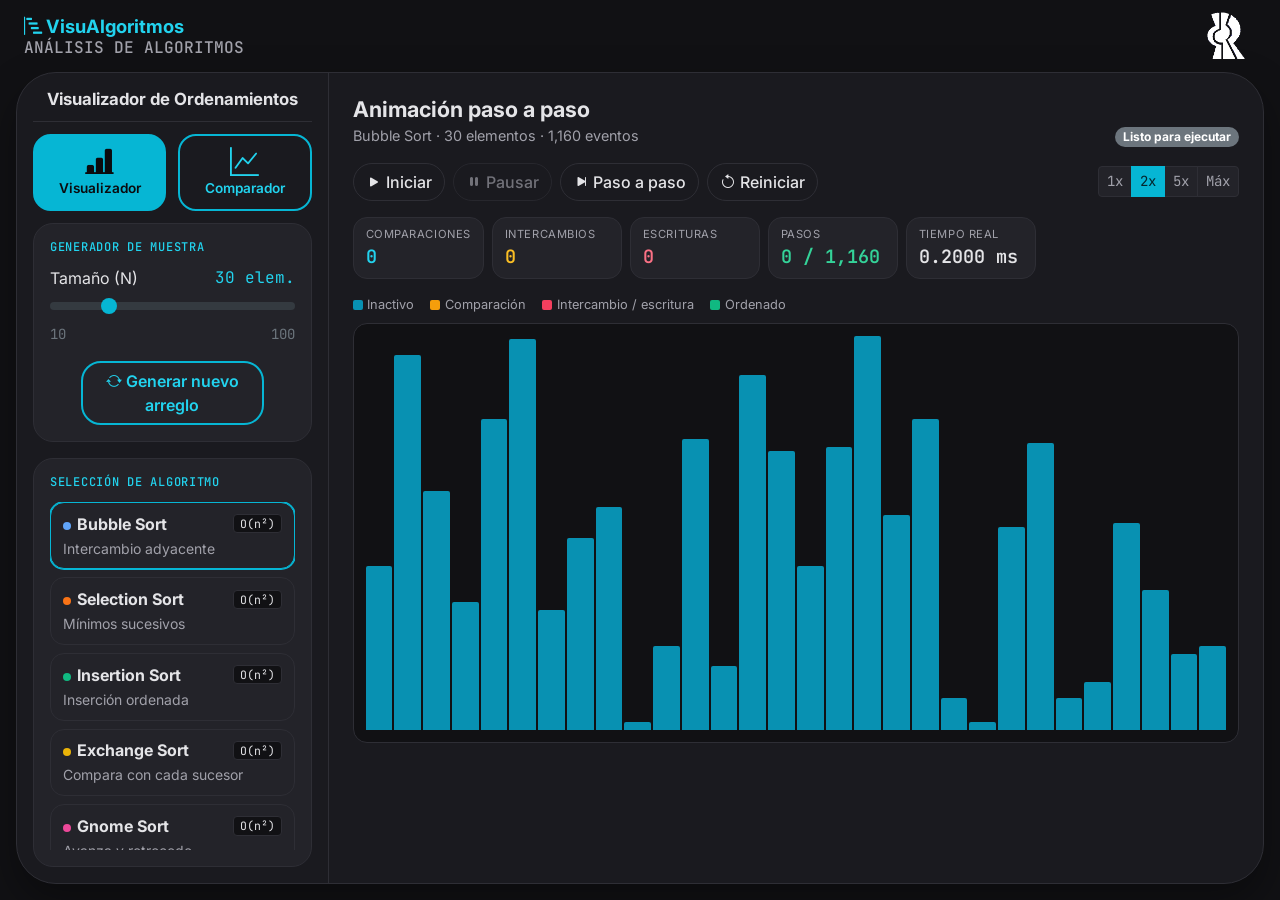
<file: index.html>
<!DOCTYPE html>
<html lang="es" data-bs-theme="dark">
<head>
  <meta charset="UTF-8">
  <meta name="viewport" content="width=device-width, initial-scale=1.0">
  <title>Visualizador de Ordenamientos - VisuAlgoritmos</title>

  <!-- Tipografías de la paleta: Inter (texto) y JetBrains Mono (etiquetas) -->
  <link rel="preconnect" href="https://fonts.googleapis.com">
  <link href="https://fonts.googleapis.com/css2?family=Inter:wght@400;500;600;700&family=JetBrains+Mono:wght@400;600&display=swap" rel="stylesheet">

  <!-- Bootstrap 5 + iconos -->
  <link href="https://cdn.jsdelivr.net/npm/bootstrap@5.3.3/dist/css/bootstrap.min.css" rel="stylesheet">
  <link href="https://cdn.jsdelivr.net/npm/bootstrap-icons@1.11.3/font/bootstrap-icons.min.css" rel="stylesheet">

  <!-- Estilos propios (siempre DESPUÉS de Bootstrap para poder sobrescribirlo) -->
  <link href="css/estilos.css" rel="stylesheet">
</head>
<body>

  <!-- ===================== Encabezado ===================== -->
  <header class="encabezado">
    <a class="marca" href="index.html">
      <i class="bi bi-bar-chart-steps me-1"></i>VisuAlgoritmos<br>
      <small>Análisis de Algoritmos</small>
    </a>

    <div class="d-flex gap-2 align-items-center">
      <img src="img/escudo-cucei.webp" alt="Logo CUCEI" class="logo-universidad">
      <!-- Botón hamburguesa: solo en móvil, abre el panel lateral -->
      <button class="btn btn-neutro d-md-none" type="button"
              data-bs-toggle="offcanvas" data-bs-target="#panelLateral" aria-controls="panelLateral" aria-label="Abrir menú">
        <i class="bi bi-list fs-4"></i>
      </button>
    </div>
  </header>

  <!-- ===================== Tarjeta central ===================== -->
  <div class="marco">
    <div class="row g-0 h-100">

      <!-- ===== Panel lateral =====
           offcanvas-md: en escritorio es una columna normal; en móvil se
           vuelve un menú que entra desde la izquierda con el botón ≡ -->
      <aside class="col-md-3 lateral offcanvas-md offcanvas-start" tabindex="-1" id="panelLateral" aria-labelledby="tituloLateral">

        <div class="offcanvas-header">
          <h5 class="offcanvas-title fw-bold" id="tituloLateral">VisuAlgoritmos</h5>
          <button type="button" class="btn-close" data-bs-dismiss="offcanvas" data-bs-target="#panelLateral" aria-label="Cerrar"></button>
        </div>

        <div class="lateral-cuerpo">
          <h2 class="lateral-titulo d-none d-md-block">Visualizador de Ordenamientos</h2>

          <!-- Navegación entre las dos páginas -->
          <nav class="navegacion">
            <a href="index.html" class="btn-pagina pagina-visualizador activo" aria-current="page">
              <i class="bi bi-bar-chart-line-fill"></i>Visualizador
            </a>
            <a href="comparador.html" class="btn-pagina pagina-comparador">
              <i class="bi bi-graph-up"></i>Comparador
            </a>
          </nav>

          <!-- Controles de la página (hacen scroll si no caben) -->
          <div class="lateral-controles">

            <section class="panel mb-3">
              <h2 class="titulo-panel">Generador de muestra</h2>

              <label for="tamano" class="form-label d-flex justify-content-between mb-1">
                <span>Tamaño (N)</span>
                <span class="mono texto-acento"><span id="tamanoTxt">30</span> elem.</span>
              </label>
              <input id="tamano" type="range" class="form-range" min="10" max="100" value="30">
              <div class="d-flex justify-content-between small text-secondary mono">
                <span>10</span><span id="tamanoMaxTxt">100</span>
              </div>

              <button id="btnNuevo" class="btn btn-generar w-75 mt-3 d-block mx-auto">
                <i class="bi bi-arrow-repeat me-1"></i>Generar nuevo arreglo
              </button>
            </section>

            <!-- Lista de los 8 algoritmos (se llena desde JS con js/algoritmos/catalogo.js) -->
            <section class="panel">
              <h2 class="titulo-panel">Selección de algoritmo</h2>
              <div id="listaAlgoritmos" class="lista-scroll"></div>
            </section>
          </div>
        </div>
      </aside>

      <!-- ===== Contenido ===== -->
      <main class="col-md-9 contenido">

        <div class="d-flex flex-wrap justify-content-between align-items-end gap-2 mb-3">
          <div>
            <h1 class="titulo-pagina">Animación paso a paso</h1>
            <p id="nombreAlgoritmo" class="subtitulo-pagina"></p>
          </div>
          <span id="estado" class="badge rounded-pill text-bg-secondary">Listo para ejecutar</span>
        </div>

        <!-- Controles de reproducción -->
        <div class="d-flex flex-wrap gap-2 align-items-center mb-3">
          <button id="btnPlay" class="btn btn-control control-iniciar"><i class="bi bi-play-fill me-1"></i><span id="btnPlayTxt">Iniciar</span></button>
          <button id="btnPausa" class="btn btn-control control-pausar"><i class="bi bi-pause-fill me-1"></i>Pausar</button>
          <button id="btnPaso" class="btn btn-control control-paso"><i class="bi bi-skip-end-fill me-1"></i>Paso a paso</button>
          <button id="btnReiniciar" class="btn btn-control control-reiniciar"><i class="bi bi-arrow-counterclockwise me-1"></i>Reiniciar</button>

          <!-- Velocidad: el value es la pausa en ms entre eventos -->
          <div class="btn-group ms-lg-auto" role="group" aria-label="Velocidad">
            <input type="radio" class="btn-check" name="velocidad" id="vel1" value="120">
            <label class="btn btn-velocidad btn-sm mono" for="vel1">1x</label>
            <input type="radio" class="btn-check" name="velocidad" id="vel2" value="50" checked>
            <label class="btn btn-velocidad btn-sm mono" for="vel2">2x</label>
            <input type="radio" class="btn-check" name="velocidad" id="vel5" value="15">
            <label class="btn btn-velocidad btn-sm mono" for="vel5">5x</label>
            <input type="radio" class="btn-check" name="velocidad" id="velMax" value="1">
            <label class="btn btn-velocidad btn-sm mono" for="velMax">Máx</label>
          </div>
        </div>

        <!-- Métricas: las 4 primeras avanzan con la animación;
             "Tiempo real" es el algoritmo sin animación sobre el mismo arreglo -->
        <div class="d-flex flex-wrap gap-2 mb-3">
          <div class="metrica"><div class="nombre">Comparaciones</div><div id="mComparaciones" class="valor texto-acento">0</div></div>
          <div class="metrica"><div class="nombre">Intercambios</div><div id="mIntercambios" class="valor texto-comparacion">0</div></div>
          <div class="metrica"><div class="nombre">Escrituras</div><div id="mEscrituras" class="valor texto-escritura">0</div></div>
          <div class="metrica d-none"><div class="nombre">Accesos</div><div id="mAccesos" class="valor" style="color:var(--acento-secundario)">0</div></div>
          <div class="metrica"><div class="nombre">Pasos</div><div id="mProgreso" class="valor texto-ordenado">0 / 0</div></div>
          <div class="metrica" title="Tiempo del algoritmo sin animación, con este mismo arreglo"><div class="nombre">Tiempo real</div><div id="mTiempo" class="valor">—</div></div>
        </div>

        <!-- Leyenda -->
        <div class="leyenda d-flex flex-wrap gap-3 mb-2">
          <span><i style="background:var(--barra-inactiva)"></i>Inactivo</span>
          <span><i style="background:var(--barra-comparando)"></i>Comparación</span>
          <span><i style="background:var(--barra-escribiendo)"></i>Intercambio / escritura</span>
          <span><i style="background:var(--barra-ordenada)"></i>Ordenado</span>
        </div>

        <!-- Aquí dibuja la clase Barras -->
        <div id="lienzo"></div>
      </main>

    </div>
  </div>

  <!-- JS de Bootstrap: necesario para el menú deslizable en móvil -->
  <script src="https://cdn.jsdelivr.net/npm/bootstrap@5.3.3/dist/js/bootstrap.bundle.min.js"></script>
  <!-- type="module" permite usar import/export. Requiere Live Server o Netlify (no file://) -->
  <script type="module" src="js/visualizador/pagina-visualizador.js"></script>
</body>
</html>
</file>
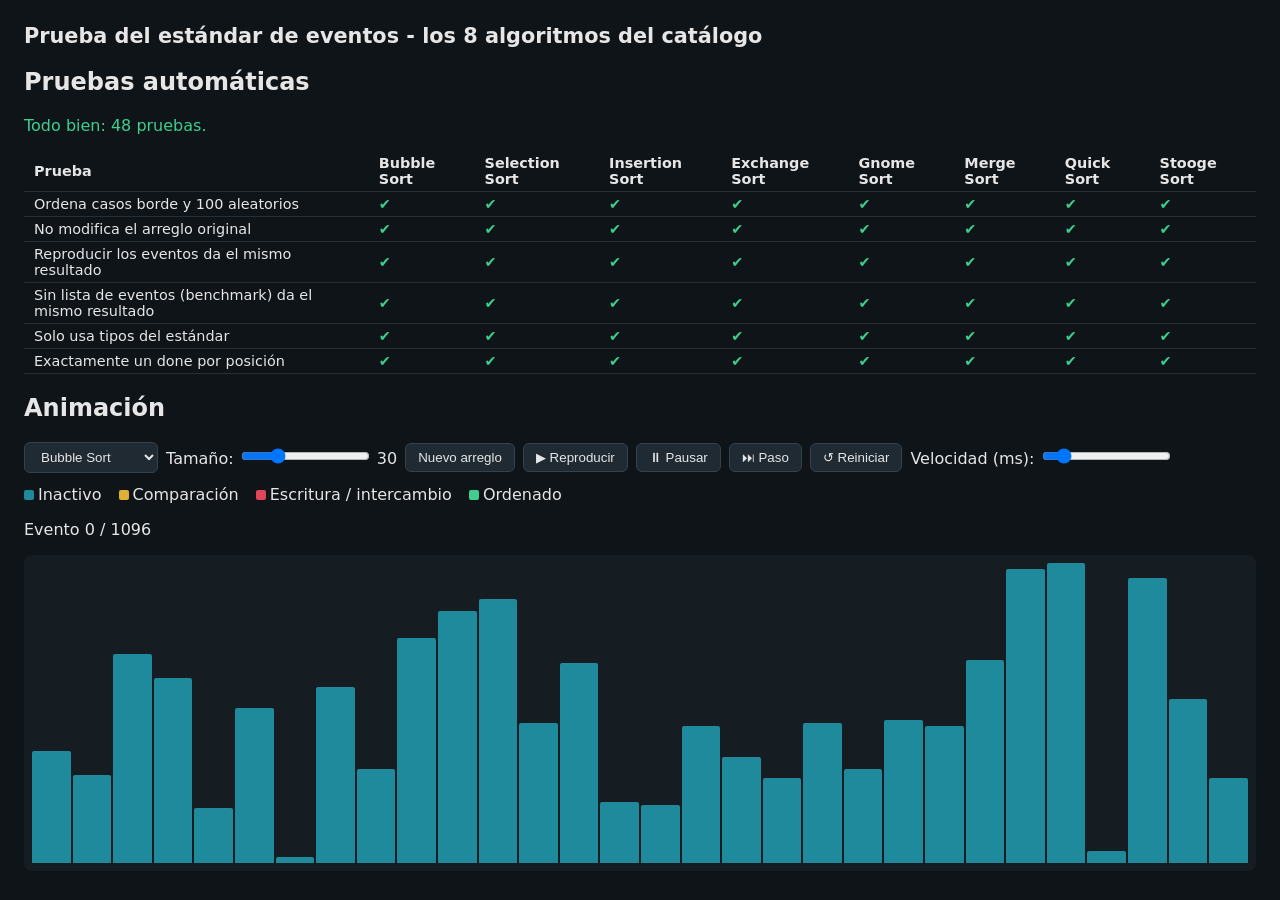
<file: tests/prueba-eventos.html>
<!DOCTYPE html>
<html lang="es">
<head>
  <meta charset="UTF-8">
  <meta name="viewport" content="width=device-width, initial-scale=1.0">
  <title>Prueba - Estándar de eventos</title>
  <style>
    body { font-family: system-ui, sans-serif; background: #0f1419; color: #e6e6e6; margin: 24px; }
    h1 { font-size: 1.3rem; }
    .controles { display: flex; gap: 8px; flex-wrap: wrap; align-items: center; margin: 12px 0; }
    button, select { background: #1f2a33; color: #e6e6e6; border: 1px solid #33424f; padding: 6px 12px; border-radius: 6px; cursor: pointer; }
    button:hover { background: #2a3844; }
    #lienzo { display: flex; align-items: flex-end; gap: 2px; height: 300px; background: #151c22; padding: 8px; border-radius: 8px; }
    .barra { flex: 1; background: #1f8a9c; border-radius: 2px 2px 0 0; transition: height 80ms; }
    .barra.comparando  { background: #e0b034; }
    .barra.escribiendo { background: #e0455a; }
    .barra.ordenado    { background: #3ecf8e; }
    table { border-collapse: collapse; font-size: .9rem; }
    th, td { padding: 4px 10px; border-bottom: 1px solid #263038; text-align: left; }
    .ok   { color: #3ecf8e; }
    .fail { color: #e0455a; }
    .leyenda span { margin-right: 12px; }
    .leyenda i { display: inline-block; width: 10px; height: 10px; margin-right: 4px; border-radius: 2px; }
  </style>
</head>
<body>
  <h1>Prueba del estándar de eventos - los 8 algoritmos del catálogo</h1>

  <h2>Pruebas automáticas</h2>
  <p id="resumen"></p>
  <table>
    <thead id="cabecera"></thead>
    <tbody id="cuerpo"></tbody>
  </table>

  <h2>Animación</h2>
  <div class="controles">
    <select id="algoritmo"></select>
    <label>Tamaño: <input id="tamano" type="range" min="5" max="100" value="30"> <span id="tamanoTxt">30</span></label>
    <button id="btnNuevo">Nuevo arreglo</button>
    <button id="btnPlay">▶ Reproducir</button>
    <button id="btnPausa">⏸ Pausar</button>
    <button id="btnPaso">⏭ Paso</button>
    <button id="btnReiniciar">↺ Reiniciar</button>
    <label>Velocidad (ms): <input id="velocidad" type="range" min="1" max="300" value="40"></label>
  </div>
  <div class="leyenda">
    <span><i style="background:#1f8a9c"></i>Inactivo</span>
    <span><i style="background:#e0b034"></i>Comparación</span>
    <span><i style="background:#e0455a"></i>Escritura / intercambio</span>
    <span><i style="background:#3ecf8e"></i>Ordenado</span>
  </div>
  <p id="progreso">Evento 0 / 0</p>
  <div id="lienzo"></div>

  <script type="module">
    import { ALGORITMOS, buscarAlgoritmo } from '../js/algoritmos/catalogo.js';
    import { Barras } from '../js/visualizador/barras.js';
    import { Reproductor } from '../js/visualizador/reproductor.js';
    import { correrPruebas } from './pruebas-algoritmos.js';

    const $ = (id) => document.getElementById(id);

    // ---------- Pruebas automáticas: tabla algoritmo × prueba ----------
    const resultados = correrPruebas();
    const pruebas = [...new Set(resultados.map((r) => r.prueba))];
    const algoritmos = [...new Set(resultados.map((r) => r.algoritmo))];

    $('cabecera').innerHTML = `<tr><th>Prueba</th>${algoritmos.map((a) => `<th>${a}</th>`).join('')}</tr>`;
    $('cuerpo').innerHTML = pruebas.map((p) => `<tr><td>${p}</td>${algoritmos.map((a) => {
      const r = resultados.find((x) => x.algoritmo === a && x.prueba === p);
      if (!r) return '<td>—</td>';
      return `<td class="${r.ok ? 'ok' : 'fail'}">${r.ok ? '✔' : '✘'}</td>`;
    }).join('')}</tr>`).join('');

    const fallas = resultados.filter((r) => !r.ok);
    $('resumen').className = fallas.length ? 'fail' : 'ok';
    $('resumen').textContent = fallas.length
      ? `${fallas.length} prueba(s) fallaron (detalle en la consola).`
      : `Todo bien: ${resultados.length} pruebas.`;
    fallas.forEach((f) => console.error('✘', f.algoritmo, '—', f.prueba));

    // ---------- Animación ----------
    for (const alg of ALGORITMOS.filter((a) => a.fn)) {
      $('algoritmo').insertAdjacentHTML('beforeend', `<option value="${alg.id}">${alg.nombre}</option>`);
    }

    const barras = new Barras($('lienzo'));
    const reproductor = new Reproductor(barras, {
      velocidad: Number($('velocidad').value),
      alAvanzar: (i, total) => { $('progreso').textContent = `Evento ${i} / ${total}`; },
    });

    const aleatorio = (n) => Array.from({ length: n }, () => Math.floor(Math.random() * 100) + 1);
    let arregloActual = [];

    function cargar() {
      const alg = buscarAlgoritmo($('algoritmo').value);
      $('tamano').max = alg.maxN;
      if (arregloActual.length > alg.maxN) arregloActual = aleatorio(alg.maxN);
      const eventos = [];
      alg.fn(arregloActual, eventos);
      reproductor.cargar(arregloActual, eventos);
    }
    function nuevoArreglo() {
      arregloActual = aleatorio(Number($('tamano').value));
      cargar();
    }

    $('algoritmo').onchange = cargar;
    $('tamano').oninput = (e) => { $('tamanoTxt').textContent = e.target.value; };
    $('tamano').onchange = nuevoArreglo;
    $('btnNuevo').onclick = nuevoArreglo;
    $('btnPlay').onclick = () => reproductor.reproducir();
    $('btnPausa').onclick = () => reproductor.pausar();
    $('btnPaso').onclick = () => { reproductor.pausar(); reproductor.paso(); };
    $('btnReiniciar').onclick = () => reproductor.reiniciar();
    $('velocidad').oninput = (e) => reproductor.setVelocidad(Number(e.target.value));

    nuevoArreglo();
  </script>
</body>
</html>
</file>
<file: css/estilos.css>
/* =========================================================================
   Estilos compartidos - VisuAlgoritmos
   Bootstrap da la estructura (grid, botones, formularios); aquí solo se
   ajusta la paleta del proyecto y lo que Bootstrap no trae (las barras).
   Las páginas usan siempre el modo oscuro (data-bs-theme="dark" en <html>).
   ========================================================================= */

:root {
  /* Paleta del proyecto */
  --primario:    #06B6D4;   /* cian    */
  --secundario:  #6366F1;   /* índigo  */
  --terciario:   #10B981;   /* verde   */
  --neutro:      #71717A;   /* gris    */

  /* Fondos y bordes (tonos oscuros del neutro) */
  --fondo:       #111114;
  --superficie:  #1A1A1F;
  --superficie-2:#232329;
  --borde:       #2E2E35;
  --texto:       #E4E4E7;
  --texto-suave: #A1A1AA;
  --sombra:      rgba(0, 0, 0, .35);

  /* Texto de color: tonos claros que se leen bien sobre el fondo oscuro */
  --acento-primario:   #22D3EE;
  --acento-secundario: #818CF8;
  --texto-comparacion: #FBBF24;
  --texto-escritura:   #FB7185;
  --texto-ordenado:    #34D399;

  /* Estados de las barras */
  --barra-inactiva:    #0891B2;
  --barra-comparando:  #F59E0B;
  --barra-escribiendo: #F43F5E;
  --barra-ordenada:    #10B981;

  /* Bootstrap lee estas variables: así sus componentes usan nuestra paleta */
  --bs-body-bg: var(--fondo);
  --bs-body-color: var(--texto);
  --bs-border-color: var(--borde);
  --bs-primary: var(--primario);
  --bs-primary-rgb: 6, 182, 212;
  --bs-body-font-family: 'Inter', system-ui, sans-serif;
  --bs-font-monospace: 'JetBrains Mono', monospace;
}

/* Clases de texto con los colores de la paleta */
.texto-acento      { color: var(--acento-primario); }
.texto-secundario  { color: var(--acento-secundario); }
.texto-comparacion { color: var(--texto-comparacion); }
.texto-escritura   { color: var(--texto-escritura); }
.texto-ordenado    { color: var(--texto-ordenado); }

body {
  min-height: 100vh;
  --alto-encabezado: 72px;
}

.mono { font-family: var(--bs-font-monospace); }

/* =========================================================================
   ESQUELETO (igual en las dos páginas)

   ┌ encabezado ─────────────────────────────┐
   │ VisuAlgoritmos                       [≡] │  ← [≡] solo en móvil
   └─────────────────────────────────────────┘
   ╭ .marco ─────────────────────────────────╮
   │ .lateral (3/12) │ .contenido (9/12)     │
   │  · título       │  scroll propio        │
   │  · navegación   │                       │
   │  · controles    │                       │
   │    (scroll)     │                       │
   ╰─────────────────────────────────────────╯
   ========================================================================= */

/* ---------- Encabezado ---------- */

.encabezado {
  height: var(--alto-encabezado);
  padding: 0 1.5rem;
  display: flex;
  align-items: center;
  justify-content: space-between;
}

.encabezado .marca {
  color: var(--acento-primario);
  font-weight: 700;
  font-size: 1.15rem;
  line-height: 1.1;
  text-decoration: none;
}

.encabezado small {
  font-family: var(--bs-font-monospace);
  text-transform: uppercase;
  color: var(--texto-suave);
  font-weight: 500;
}

.logo-universidad {
  height: 48px;       
  width: auto;         
  margin-right: .5rem;
}

@media (max-width: 767.98px) {
  .logo-universidad { height: 36px; }   /* más chico en móvil */
}

/* ---------- Tarjeta central ---------- */

.marco {
  max-width: 1600px;
  width: calc(100% - 2rem);      /* deja 1rem de aire a cada lado */
  margin: 0 auto 1rem;
  height: calc(100vh - var(--alto-encabezado) - 1rem);
  background: var(--superficie);
  border: 1px solid var(--borde);
  border-radius: 40px;
  box-shadow: 0 18px 40px var(--sombra);
  overflow: hidden;              /* las esquinas redondeadas recortan a los hijos */
}

/* Contenido de la derecha: hace scroll sin mover el panel lateral */
.contenido {
  height: 100%;
  overflow-y: auto;
  padding: 1.5rem;
}

/* ---------- Panel lateral ----------
   En escritorio es una columna fija. En móvil Bootstrap lo convierte en
   menú deslizable (clase offcanvas-md en el HTML), así no se duplica. */

.lateral {
  background: var(--fondo);
  border-right: 1px solid var(--borde);
}

@media (min-width: 768px) {
  /* Sin esto el panel crece con su contenido y .marco lo recorta: los
     últimos algoritmos quedarían ocultos. Así el scroll queda adentro. */
  .lateral { height: 100%; overflow: hidden; }
}

.lateral-cuerpo {
  height: 100%;
  display: flex;
  flex-direction: column;
  gap: .75rem;
  padding: 1rem;
  min-height: 0;                 /* necesario para que el hijo flex pueda hacer scroll */
}

.lateral-titulo {
  text-align: center;
  font-weight: 700;
  font-size: 1.05rem;
  padding-bottom: .75rem;
  margin: 0;
  border-bottom: 1px solid var(--borde);
}

/* Tarjeta de controles: ocupa el espacio que sobra y hace scroll interno */
/* El contenedor ya no hace scroll: reparte la altura entre los paneles */
.lateral-controles {
  display: flex;
  flex-direction: column;
  overflow: hidden;
}

/* Primer panel (generador): altura natural, nunca se encoge */
.lateral-controles > .panel:first-child {
  flex: none;
}

/* Último panel (algoritmos): ocupa lo que sobra */
.lateral-controles > .panel:last-child {
  flex: 1 1 auto;
  min-height: 0;              /* sin esto, flex no deja que se encoja */
  display: flex;
  flex-direction: column;
}

/* Solo la lista hace scroll, con la barra oculta */
.lista-scroll {
  flex: 1 1 auto;
  min-height: 0;
  overflow-y: auto;
  scrollbar-width: none;      /* Firefox */
}
.lista-scroll::-webkit-scrollbar {
  display: none;              /* Chrome, Edge, Safari */
}

@media (max-width: 767.98px) {
  /* En móvil la página fluye normal, sin alturas fijas */
  .marco { height: auto; width: calc(100% - 1.5rem); border-radius: 24px; }
  .contenido { height: auto; padding: 1rem; }
  .lateral .offcanvas-header { border-bottom: 1px solid var(--borde); }
}

#chips {
  max-height: 110px;          /* unas 4 filas de chips */
  overflow-y: auto;
  scrollbar-width: none;      /* Firefox */
}

#chips::-webkit-scrollbar {
  display: none;              /* Chrome, Edge, Safari */
}
/* ---------- Navegación entre páginas (mosaicos) ---------- */

.navegacion {
  display: flex;
  gap: .75rem;
}

.btn-pagina {
  flex: 1 1 0;
  display: flex;
  flex-direction: column;
  align-items: center;
  justify-content: center;
  gap: .25rem;
  padding: .75rem .5rem;
  border-radius: 18px;
  border: 2px solid var(--color-pagina);
  color: var(--color-pagina-texto);
  background: transparent;
  font-size: .85rem;
  font-weight: 600;
  text-align: center;
  text-decoration: none;
  line-height: 1.15;
  transition: transform .18s ease, box-shadow .18s ease, background-color .18s ease;
}

.btn-pagina i { font-size: 1.8rem; line-height: 1; }

.btn-pagina:hover,
.btn-pagina:focus-visible {
  transform: scale(1.05);
  box-shadow: 0 8px 20px var(--sombra);
  color: var(--color-pagina-texto);
}

/* Página actual: mosaico relleno */
.btn-pagina.activo,
.btn-pagina.activo:hover {
  background: var(--color-pagina);
  color: #0B0B0E;
}

.pagina-visualizador { --color-pagina: var(--primario);   --color-pagina-texto: var(--acento-primario); }
.pagina-comparador   { --color-pagina: var(--primario); --color-pagina-texto: var(--acento-primario); }

/* ---------- Paneles (tarjetas) ---------- */

.panel {
  background: var(--superficie);
  border: 1px solid var(--borde);
  border-radius: 20px;
  padding: 1rem;
}

/* Las tarjetas del panel lateral resaltan un poco sobre su fondo */
.lateral .panel { background: var(--superficie-2); }

.titulo-pagina { font-size: 1.35rem; font-weight: 700; margin: 0; }
.subtitulo-pagina { color: var(--texto-suave); font-size: .9rem; margin: .15rem 0 0; }

.titulo-panel {
  font-family: var(--bs-font-monospace);
  font-size: .75rem;
  letter-spacing: .06em;
  text-transform: uppercase;
  color: var(--acento-primario);
  margin-bottom: .75rem;
}

/* ---------- Botones con la paleta ---------- */

.btn-primario {
  --bs-btn-bg: var(--primario);
  --bs-btn-border-color: var(--primario);
  --bs-btn-color: #04262D;
  --bs-btn-hover-bg: #22D3EE;
  --bs-btn-hover-border-color: #22D3EE;
  --bs-btn-hover-color: #04262D;
  --bs-btn-active-bg: #0891B2;
  --bs-btn-disabled-bg: var(--primario);
  --bs-btn-disabled-border-color: var(--primario);
  font-weight: 600;
}

.btn-terciario {
  --bs-btn-bg: var(--terciario);
  --bs-btn-border-color: var(--terciario);
  --bs-btn-color: #03231A;
  --bs-btn-hover-bg: #34D399;
  --bs-btn-hover-border-color: #34D399;
  --bs-btn-hover-color: #03231A;
  --bs-btn-disabled-bg: var(--terciario);
  --bs-btn-disabled-border-color: var(--terciario);
  font-weight: 600;
}

.btn-neutro {
  --bs-btn-bg: var(--superficie-2);
  --bs-btn-border-color: var(--borde);
  --bs-btn-color: var(--texto);
  --bs-btn-hover-bg: var(--borde);
  --bs-btn-hover-border-color: var(--neutro);
  --bs-btn-hover-color: var(--texto);
  --bs-btn-active-bg: var(--secundario);
  --bs-btn-active-border-color: var(--secundario);
  --bs-btn-active-color: #fff;
}

.btn-generar {
  --bs-btn-bg: transparent;
  --bs-btn-border-color: var(--primario);
  --bs-btn-color: var(--acento-primario);
  --bs-btn-hover-bg: var(--primario);
  --bs-btn-hover-border-color: var(--primario);
  --bs-btn-hover-color: #04262D;
  --bs-btn-disabled-bg: transparent;
  --bs-btn-disabled-border-color: var(--primario);
  --bs-btn-disabled-color: var(--acento-primario);
  border-width: 2px;
  border-radius: 20px;
  font-weight: 600;
}

/* Botones de reproducción */
.btn-control,
.btn-metrica {
  --color-control: var(--primario);   /* color por defecto */

  --bs-btn-bg: transparent;
  --bs-btn-border-color: var(--borde);
  --bs-btn-color: var(--texto);
  --bs-btn-hover-bg: var(--color-control);
  --bs-btn-hover-border-color: var(--color-control);
  --bs-btn-hover-color: #0B0B0E;
  --bs-btn-active-bg: var(--color-control);
  --bs-btn-active-border-color: var(--color-control);
  --bs-btn-active-color: #0B0B0E;
  --bs-btn-disabled-bg: transparent;
  --bs-btn-disabled-border-color: var(--borde);
  --bs-btn-disabled-color: var(--texto-suave);
  border-radius: 20px;
  font-weight: 500;
}

/* Un color por botón */
.control-iniciar   { --color-control: var(--terciario); }        /* verde   */
.control-pausar    { --color-control: var(--barra-comparando); } /* ámbar   */
.control-paso      { --color-control: var(--primario); }       /* índigo  */
.control-reiniciar { --color-control: var(--barra-escribiendo); }/* rosa    */

/* Colores de cada métrica*/
.met-tiempo        { --color-control: var(--terciario); }        /* verde  */
.met-comparaciones { --color-control: var(--primario); }         /* cian   */
.met-intercambios  { --color-control: var(--barra-comparando); } /* ámbar  */
.met-escrituras    { --color-control: var(--barra-escribiendo); }/* rosa   */

/* Botones de velocidad (el label es lo que se ve) */
.btn-velocidad {
  --bs-btn-bg: var(--superficie-2);
  --bs-btn-border-color: var(--borde);
  --bs-btn-color: var(--texto-suave);
  --bs-btn-hover-bg: var(--borde);
  --bs-btn-hover-color: var(--texto);
  /* Opción seleccionada */
  --bs-btn-active-bg: var(--primario);
  --bs-btn-active-border-color: var(--primario);
  --bs-btn-active-color: #04262D;
}

/* Slider de Bootstrap en color primario */
.form-range::-webkit-slider-thumb { background: var(--primario); }
.form-range::-moz-range-thumb     { background: var(--primario); }

.form-control {
  background: var(--fondo);
  border-color: var(--borde);
  color: var(--texto);
  font-family: var(--bs-font-monospace);
}

.form-control:focus {
  background: var(--fondo);
  color: var(--texto);
  border-color: var(--primario);
  box-shadow: 0 0 0 .2rem rgba(6, 182, 212, .2);
}

/* =========================================================================
   Página 1: Visualizador
   ========================================================================= */

/* Lista de algoritmos seleccionables */
.algoritmo {
  display: block;
  width: 100%;
  text-align: left;
  background: var(--superficie-2);
  border: 1px solid var(--borde);
  border-radius: 14px;
  padding: .55rem .75rem;
  margin-bottom: .5rem;
  color: var(--texto);
  transition: transform .15s ease, border-color .15s ease;
}

.algoritmo:hover { border-color: var(--neutro); transform: scale(1.02); }

.algoritmo.activo {
  border-color: var(--primario);
  box-shadow: 0 0 0 1px var(--primario);
}

.algoritmo .punto {
  display: inline-block;
  width: 8px; height: 8px;
  border-radius: 50%;
  margin-right: .4rem;
}

.algoritmo small { color: var(--texto-suave); }

.etiqueta-complejidad {
  font-family: var(--bs-font-monospace);
  font-size: .72rem;
  background: var(--fondo);
  border: 1px solid var(--borde);
  border-radius: 4px;
  padding: 0 .35rem;
}

/* Métricas (comparaciones, intercambios...) */
.metrica {
  background: var(--superficie-2);
  border: 1px solid var(--borde);
  border-radius: 14px;
  padding: .5rem .75rem;
  min-width: 130px;
}

.metrica .nombre {
  font-size: .7rem;
  text-transform: uppercase;
  letter-spacing: .05em;
  color: var(--texto-suave);
}

.metrica .valor {
  font-family: var(--bs-font-monospace);
  font-size: 1.15rem;
  font-weight: 600;
}

/* Leyenda de colores */
.leyenda { font-size: .8rem; color: var(--texto-suave); }
.leyenda i {
  display: inline-block;
  width: 10px; height: 10px;
  border-radius: 2px;
  margin-right: .3rem;
  vertical-align: -1px;
}

/* Contenedor de las barras. Las clases .barra, .comparando, .escribiendo y
   .ordenado las pone js/visualizador/barras.js; no cambiar sus nombres. */
#lienzo {
  display: flex;
  align-items: flex-end;
  gap: 2px;
  height: 420px;
  padding: .75rem;
  background: var(--fondo);
  border: 1px solid var(--borde);
  border-radius: 14px;
}

.barra {
  flex: 1;
  background: var(--barra-inactiva);
  border-radius: 2px 2px 0 0;
  transition: height 60ms linear;
}

.barra.comparando  { background: var(--barra-comparando); }
.barra.escribiendo { background: var(--barra-escribiendo); }
.barra.ordenado    { background: var(--barra-ordenada); }

/* =========================================================================
   Página 2: Comparador
   ========================================================================= */

.chip-n {
  font-family: var(--bs-font-monospace);
  font-size: .72rem;
  border: 1px solid var(--borde);
  border-radius: 4px;
  padding: .1rem .4rem;
  margin: 0 .25rem .25rem 0;
  display: inline-block;
}

.linea-algoritmo {
  display: flex;
  align-items: center;
  gap: .6rem;
  background: var(--superficie-2);
  border: 1px solid var(--borde);
  border-radius: 14px;
  padding: .5rem .75rem;
  margin-bottom: .5rem;
  cursor: pointer;
}

.linea-algoritmo .form-check-input { margin: 0; cursor: inherit; }

/* Casillas y switch con el color primario en lugar del azul de Bootstrap */
.form-check-input:checked {
  background-color: var(--primario);
  border-color: var(--primario);
}
.form-check-input:focus { box-shadow: 0 0 0 .2rem rgba(6, 182, 212, .25); }

.linea-algoritmo .muestra-color {
  width: 14px; height: 3px;
  border-radius: 2px;
}

.contenedor-grafica {
  position: relative;
  height: 440px;
}

.tabla-resultados {
  --bs-table-bg: transparent;
  --bs-table-color: var(--texto);
  font-family: var(--bs-font-monospace);
  font-size: .82rem;
}
</file>
